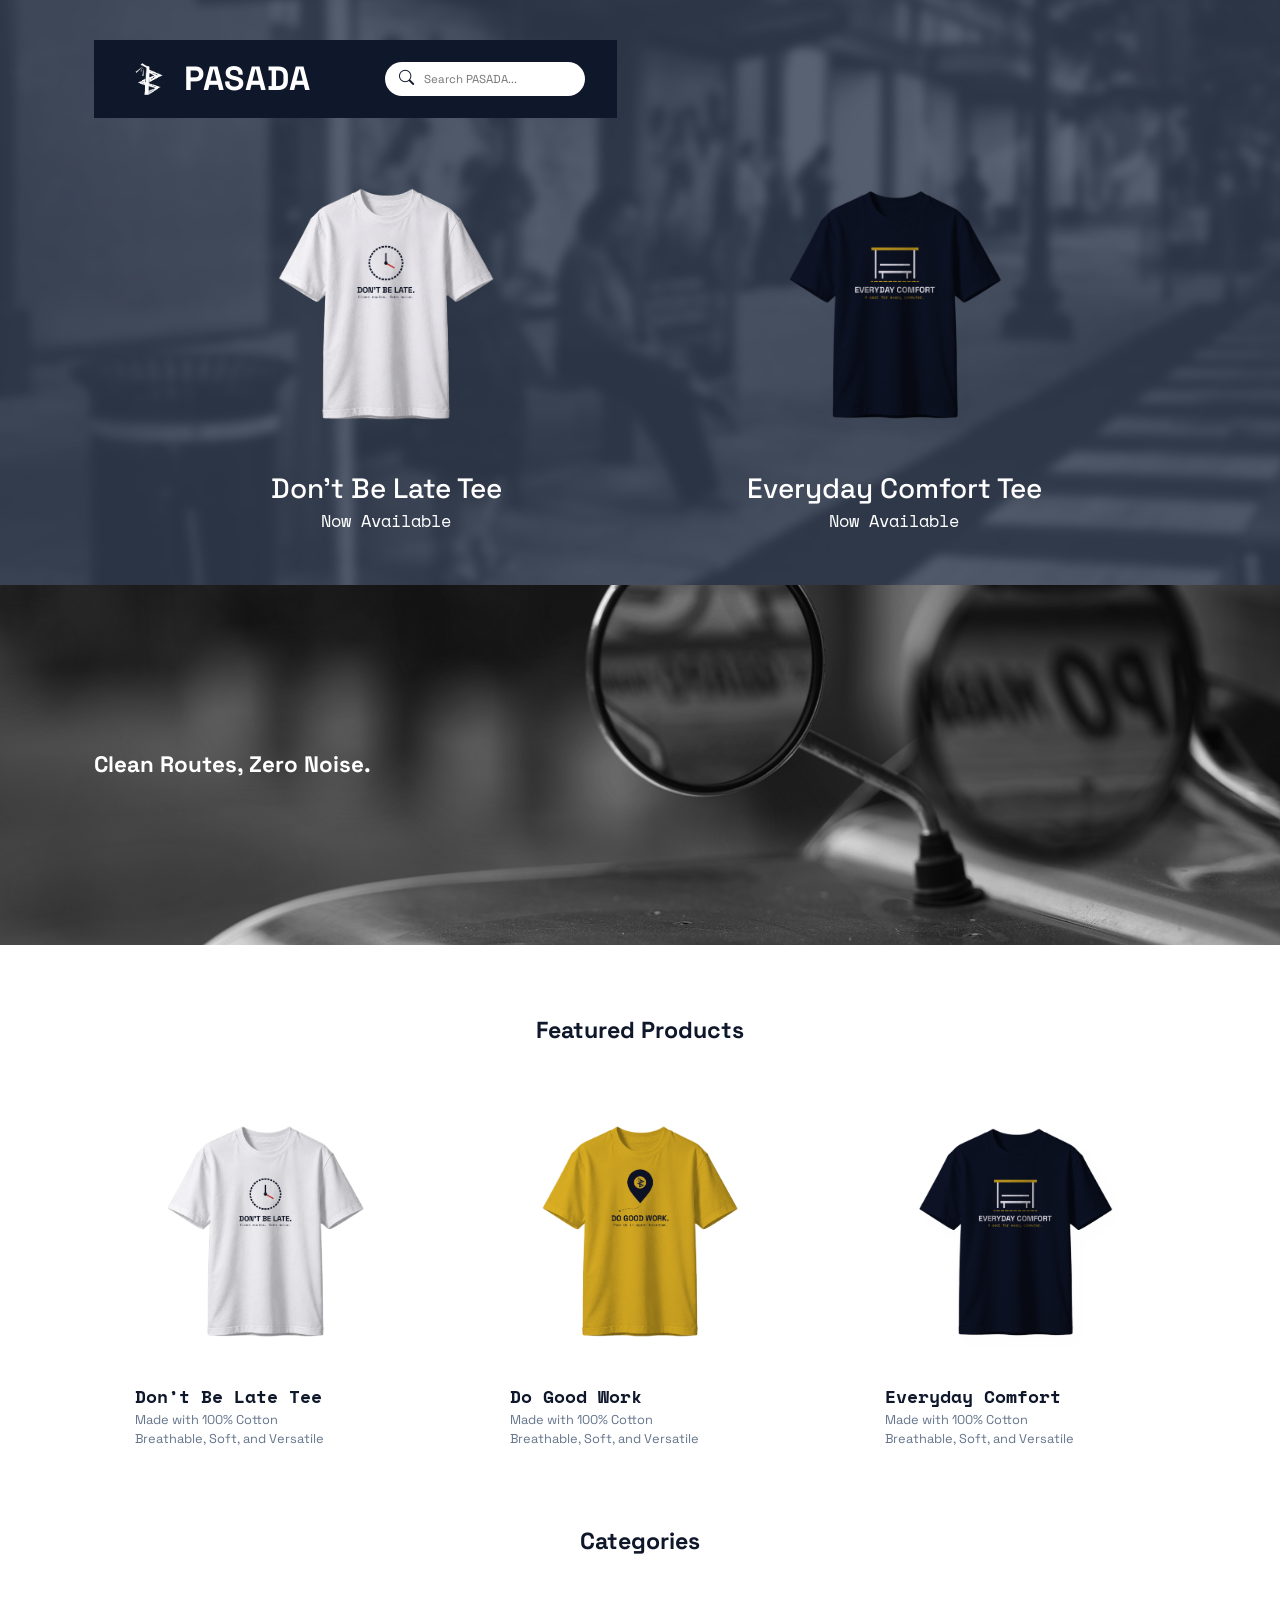
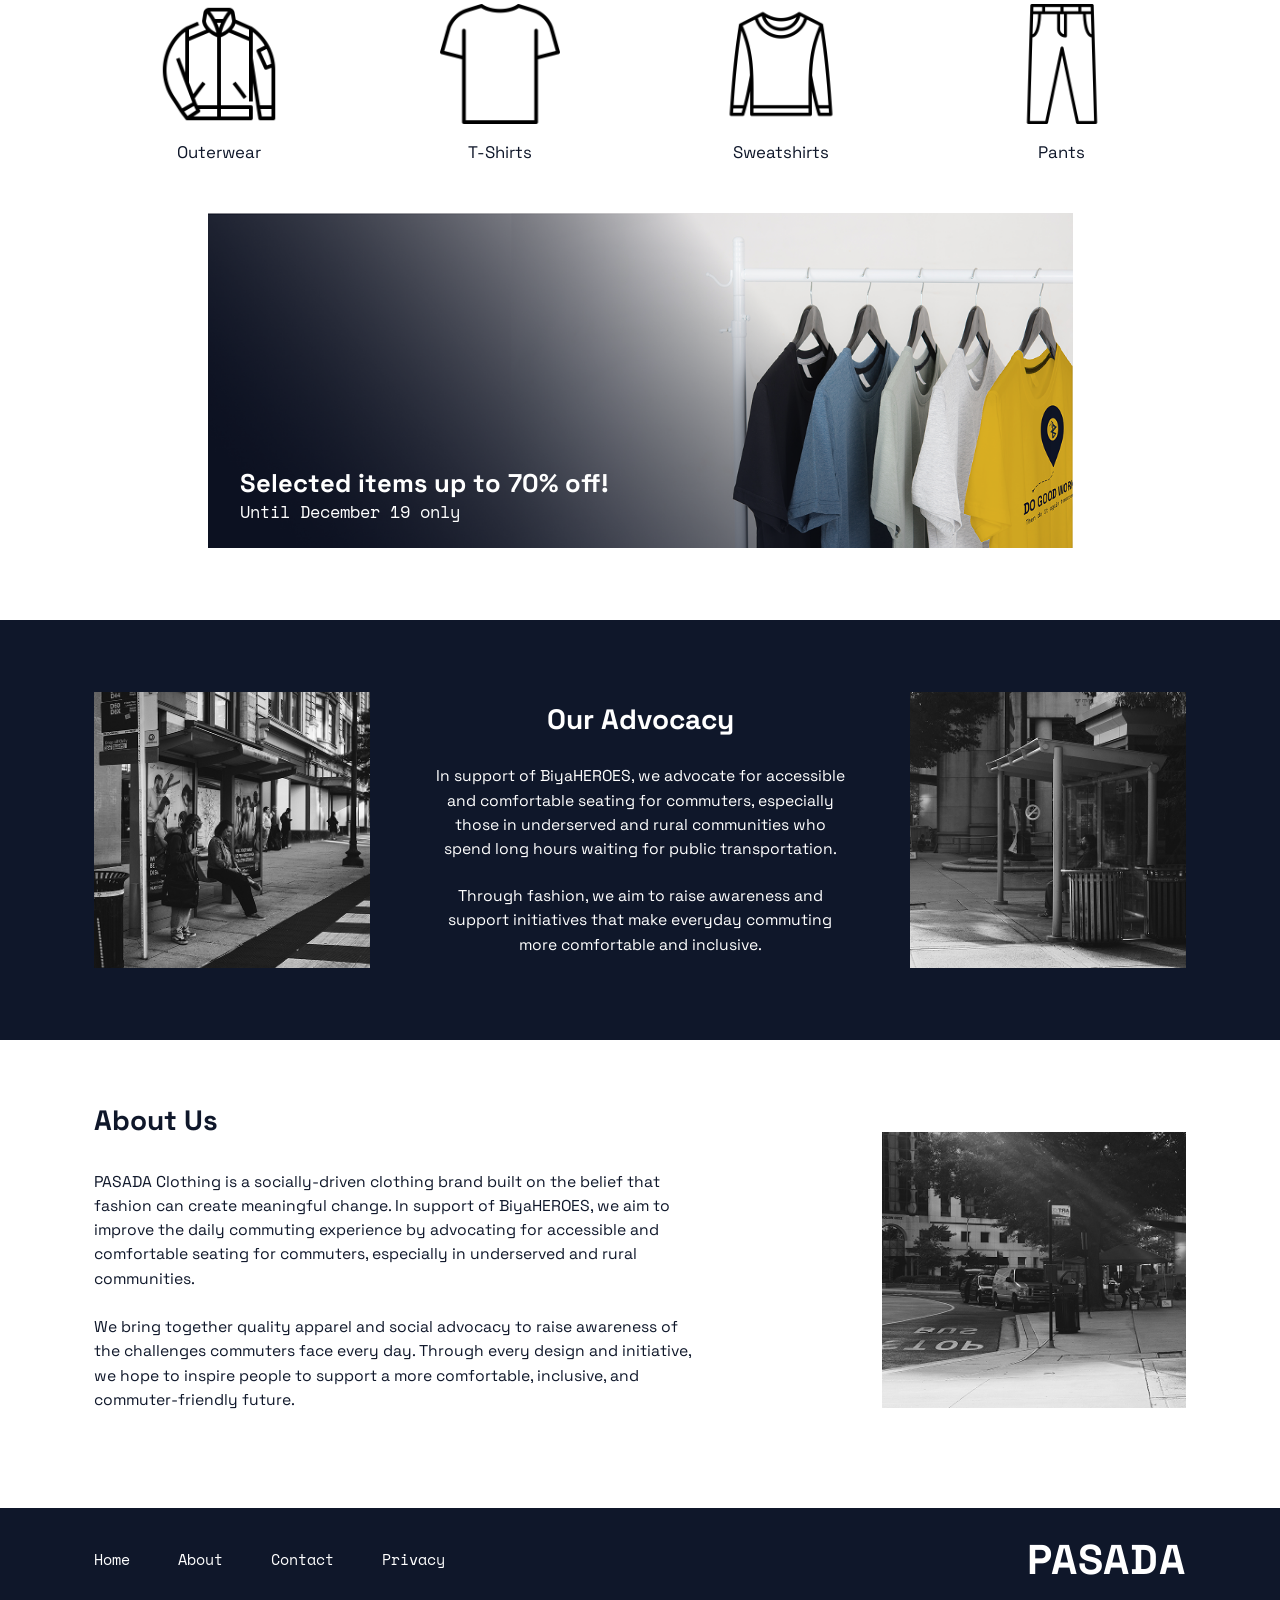
<file: index.html>
<!doctype html>
<html lang="en">

<head>
    <meta charset="UTF-8">
    <meta name="viewport" content="width=device-width, initial-scale=1.0">

    <title>Home | PASADA</title>

    <!-- Bootstrap CSS -->
    <link href="https://cdn.jsdelivr.net/npm/bootstrap@5.3.9/dist/css/bootstrap.min.css" rel="stylesheet">

    <!-- Bootstrap Icons -->
    <link rel="stylesheet" href="https://cdn.jsdelivr.net/npm/bootstrap-icons@1.13.1/font/bootstrap-icons.min.css">

    <!-- Fonts: Space Grotesk + Space Mono -->
    <link rel="preconnect" href="https://fonts.googleapis.com">
    <link rel="preconnect" href="https://fonts.gstatic.com" crossorigin>
    <link href="https://fonts.googleapis.com/css2?family=Space+Grotesk:wght@300..700&family=Space+Mono:ital,wght@0,400;0,700;1,400;1,700&display=swap" rel="stylesheet">

    <!-- Custom CSS -->
    <link rel="stylesheet" href="style.css">

</head>

<body class="d-flex flex-column min-vh-100">

    <main class="flex-grow-1">

        <!-- HERO -->
        <section class="hero">
            <!-- Header floats over the hero (logo + search) -->
            <header id="site-header" data-variant="home"></header>

            <div class="page-container">
                <div class="hero-products">
                    <a href="product-dont-be-late.html" class="hero-product">
                        <img src="tee-dont-be-late-transparent-bg.png" alt="Don’t Be Late Tee">
                        <h1>Don’t Be Late Tee</h1>
                        <p>Now Available</p>
                    </a>
                    <a href="product-everyday-comfort.html" class="hero-product">
                        <img src="tee-everyday-comfort-transparent-bg.png" alt="Everyday Comfort Tee">
                        <h2>Everyday Comfort Tee</h2>
                        <p>Now Available</p>
                    </a>
                </div>
            </div>
        </section>

        <!-- TAGLINE BANNER -->
        <section class="tagline">
            <div class="page-container">
                <h2>Clean Routes, Zero Noise.</h2>
            </div>
        </section>

        <!-- FEATURED PRODUCTS -->
        <section class="featured">
            <div class="page-container">
                <h2 class="section-title">Featured Products</h2>
                <div class="featured-grid">
                <a href="product-dont-be-late.html" class="featured-item">
                    <img src="tee-dont-be-late.png" alt="Don’t Be Late Tee" loading="lazy">
                    <h3>Don’t Be Late Tee</h3>
                    <p>Made with 100% Cotton</p>
                    <p>Breathable, Soft, and Versatile</p>
                </a>
                <a href="product-do-good-work.html" class="featured-item">
                    <img src="tee-do-good-work.png" alt="Do Good Work" loading="lazy">
                    <h3>Do Good Work</h3>
                    <p>Made with 100% Cotton</p>
                    <p>Breathable, Soft, and Versatile</p>
                </a>
                <a href="product-everyday-comfort.html" class="featured-item">
                    <img src="tee-everyday-comfort.png" alt="Everyday Comfort" loading="lazy">
                    <h3>Everyday Comfort</h3>
                    <p>Made with 100% Cotton</p>
                    <p>Breathable, Soft, and Versatile</p>
                </a>
                </div>
            </div>
        </section>

        <!-- CATEGORIES -->
        <section class="categories">
            <div class="page-container">
                <h2 class="section-title">Categories</h2>
                <div class="category-grid">
                <a href="#" class="category-item">
                    <img src="cat-outerwear.png" alt="" loading="lazy">
                    <span>Outerwear</span>
                </a>
                <a href="#" class="category-item">
                    <img src="cat-tshirts.png" alt="" loading="lazy">
                    <span>T-Shirts</span>
                </a>
                <a href="#" class="category-item">
                    <img src="cat-sweatshirts.png" alt="" loading="lazy">
                    <span>Sweatshirts</span>
                </a>
                <a href="#" class="category-item">
                    <img src="cat-pants.png" alt="" loading="lazy">
                    <span>Pants</span>
                </a>
                </div>
            </div>
        </section>

        <!-- PROMOTIONAL BANNER -->
        <section class="promo">
            <img src="promo-banner.png" alt="" loading="lazy">
            <div class="promo-text">
                <h2>Selected items up to 70% off!</h2>
                <p>Until December 19 only</p>
            </div>
        </section>

        <!-- OUR ADVOCACY -->
        <section class="advocacy">
            <div class="page-container">
                <div class="advocacy-grid">
                    <img src="advocacy-left.png" alt="Commuters waiting at a bus stop" class="adv-left" loading="lazy">

                    <div class="advocacy-text">
                        <h2>Our Advocacy</h2>
                        <p>In support of BiyaHEROES, we advocate for accessible and comfortable seating for commuters, especially those in underserved and rural communities who spend long hours waiting for public transportation.</p>
                        <p>Through fashion, we aim to raise awareness and support initiatives that make everyday commuting more comfortable and inclusive.</p>
                    </div>

                    <img src="advocacy-right.png" alt="A covered bus shelter on a city street" class="adv-right" loading="lazy">
                </div>
            </div>
        </section>

        <!-- ABOUT US -->
        <section class="about">
            <div class="page-container">
                <div class="about-grid">
                    <div>
                        <h2>About Us</h2>
                        <p>PASADA Clothing is a socially-driven clothing brand built on the belief that fashion can create meaningful change. In support of BiyaHEROES, we aim to improve the daily commuting experience by advocating for accessible and comfortable seating for commuters, especially in underserved and rural communities.</p>
                        <p>We bring together quality apparel and social advocacy to raise awareness of the challenges commuters face every day. Through every design and initiative, we hope to inspire people to support a more comfortable, inclusive, and commuter-friendly future.</p>
                    </div>
                    <img src="about-us.png" alt="Sunlit street with a bus stop sign" loading="lazy">
                </div>
            </div>
        </section>

    </main>

    <!-- FOOTER -->
    <footer id="site-footer"></footer>

    <!-- Bootstrap JavaScript -->
    <script src="https://cdn.jsdelivr.net/npm/bootstrap@5.3.9/dist/js/bootstrap.bundle.min.js"></script>

    <!-- Shared Components (header + footer) -->
    <script src="components.js"></script>

</body>
</html>
</file>
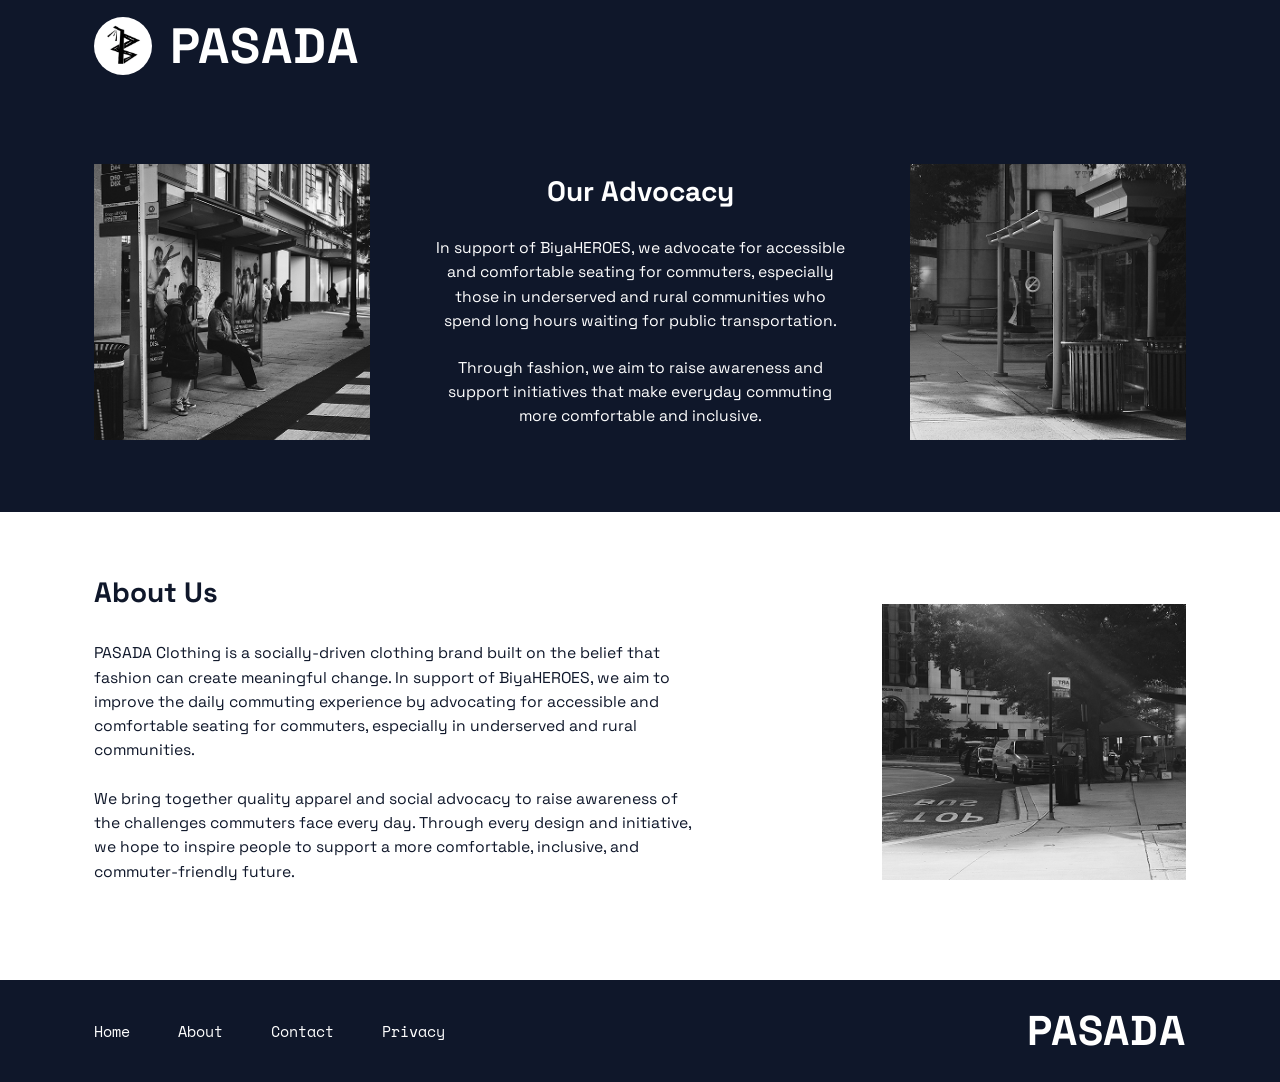
<file: about.html>
<!doctype html>
<html lang="en">

<head>
    <meta charset="UTF-8">
    <meta name="viewport" content="width=device-width, initial-scale=1.0">

    <title>About | PASADA</title>

    <!-- Bootstrap CSS -->
    <link href="https://cdn.jsdelivr.net/npm/bootstrap@5.3.9/dist/css/bootstrap.min.css" rel="stylesheet">

    <!-- Bootstrap Icons -->
    <link rel="stylesheet" href="https://cdn.jsdelivr.net/npm/bootstrap-icons@1.13.1/font/bootstrap-icons.min.css">

    <!-- Fonts: Space Grotesk + Space Mono -->
    <link rel="preconnect" href="https://fonts.googleapis.com">
    <link rel="preconnect" href="https://fonts.gstatic.com" crossorigin>
    <link href="https://fonts.googleapis.com/css2?family=Space+Grotesk:wght@300..700&family=Space+Mono:ital,wght@0,400;0,700;1,400;1,700&display=swap" rel="stylesheet">

    <!-- Custom CSS -->
    <link rel="stylesheet" href="style.css">

</head>

<body class="d-flex flex-column min-vh-100">

    <!-- HEADER -->
    <header id="site-header" data-variant="circle"></header>

    <!-- MAIN CONTENT -->
    <main class="flex-grow-1">

        <!-- OUR ADVOCACY -->
        <section class="advocacy">
            <div class="page-container">
                <div class="advocacy-grid">
                    <img src="advocacy-left.png" alt="Commuters waiting at a bus stop" class="adv-left" loading="lazy">

                    <div class="advocacy-text">
                        <h2>Our Advocacy</h2>
                        <p>In support of BiyaHEROES, we advocate for accessible and comfortable seating for commuters, especially those in underserved and rural communities who spend long hours waiting for public transportation.</p>
                        <p>Through fashion, we aim to raise awareness and support initiatives that make everyday commuting more comfortable and inclusive.</p>
                    </div>

                    <img src="advocacy-right.png" alt="A covered bus shelter on a city street" class="adv-right" loading="lazy">
                </div>
            </div>
        </section>

        <!-- ABOUT US -->
        <section class="about">
            <div class="page-container">
                <div class="about-grid">
                    <div>
                        <h2>About Us</h2>
                        <p>PASADA Clothing is a socially-driven clothing brand built on the belief that fashion can create meaningful change. In support of BiyaHEROES, we aim to improve the daily commuting experience by advocating for accessible and comfortable seating for commuters, especially in underserved and rural communities.</p>
                        <p>We bring together quality apparel and social advocacy to raise awareness of the challenges commuters face every day. Through every design and initiative, we hope to inspire people to support a more comfortable, inclusive, and commuter-friendly future.</p>
                    </div>
                    <img src="about-us.png" alt="Sunlit street with a bus stop sign" loading="lazy">
                </div>
            </div>
        </section>

    </main>

    <!-- FOOTER -->
    <footer id="site-footer"></footer>

    <!-- Bootstrap JavaScript -->
    <script src="https://cdn.jsdelivr.net/npm/bootstrap@5.3.9/dist/js/bootstrap.bundle.min.js"></script>

    <!-- Shared Components (header + footer) -->
    <script src="components.js"></script>

</body>
</html>
</file>
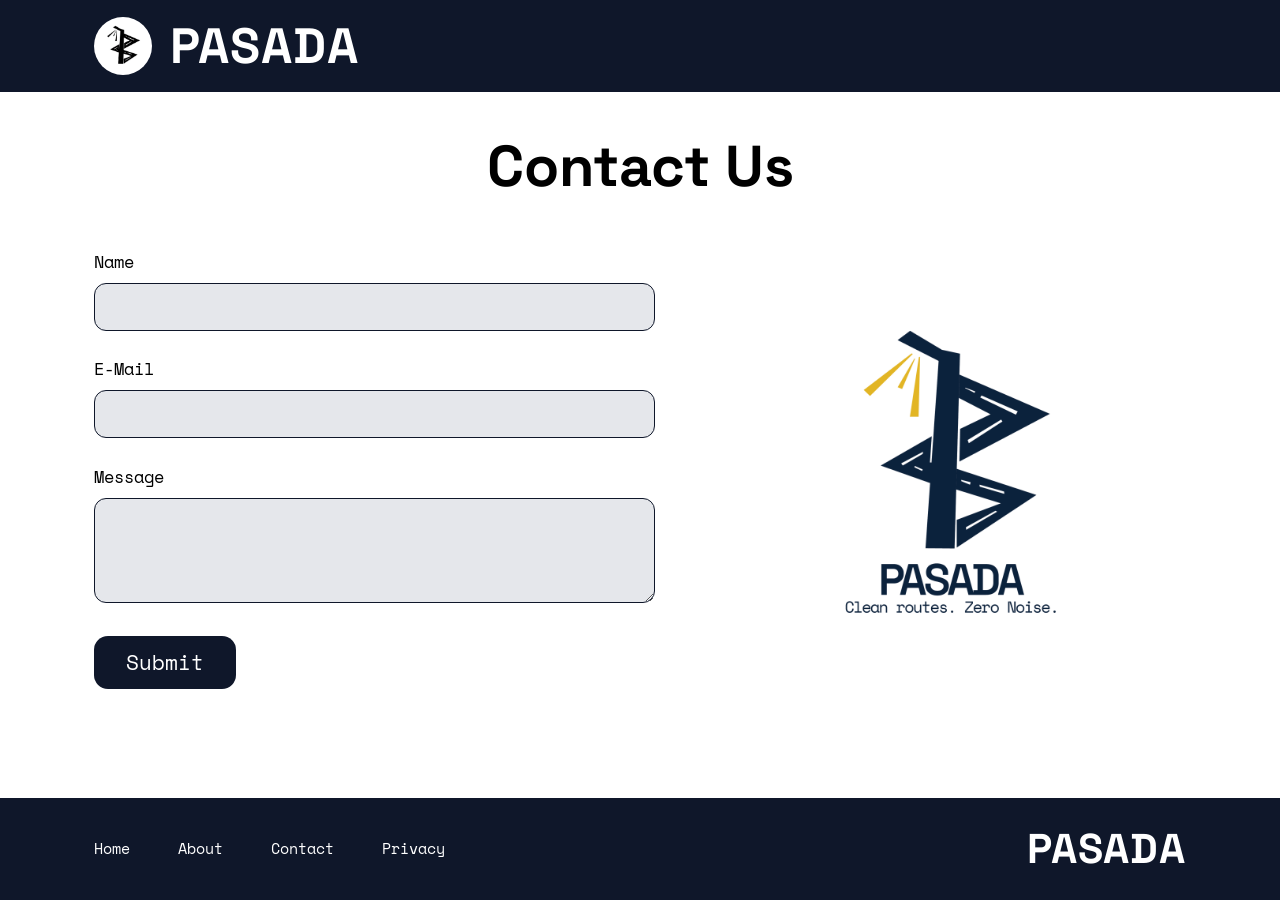
<file: contact.html>
<!doctype html>
<html lang="en">

<head>
    <meta charset="UTF-8">
    <meta name="viewport" content="width=device-width, initial-scale=1.0">

    <title>Contact Us | PASADA</title>

    <!-- Bootstrap CSS -->
    <link href="https://cdn.jsdelivr.net/npm/bootstrap@5.3.9/dist/css/bootstrap.min.css" rel="stylesheet">

    <!-- Bootstrap Icons -->
    <link rel="stylesheet" href="https://cdn.jsdelivr.net/npm/bootstrap-icons@1.13.1/font/bootstrap-icons.min.css">

    <!-- Fonts: Space Grotesk + Space Mono -->
    <link rel="preconnect" href="https://fonts.googleapis.com">
    <link rel="preconnect" href="https://fonts.gstatic.com" crossorigin>
    <link href="https://fonts.googleapis.com/css2?family=Space+Grotesk:wght@300..700&family=Space+Mono:ital,wght@0,400;0,700;1,400;1,700&display=swap" rel="stylesheet">

    <!-- Custom CSS -->
    <link rel="stylesheet" href="style.css">

    <script src="mailto.js" defer></script>

</head>

<body class="d-flex flex-column min-vh-100">

    <!-- HEADER -->
    <header id="site-header" data-variant="circle"></header>

    <!-- MAIN CONTENT -->
    <main class="contact">
        <div class="page-container">
            <h1>Contact Us</h1>

            <div class="contact-grid">

                <!-- LEFT: form -->
                <form id="contact-form" class="contact-form">
                    <div class="field">
                        <label for="customer-name">Name</label>
                        <input type="text" id="customer-name" required>
                    </div>

                    <div class="field">
                        <label for="customer-email">E-Mail</label>
                        <input type="email" id="customer-email" required>
                    </div>

                    <div class="field">
                        <label for="customer-inquiry">Message</label>
                        <textarea id="customer-inquiry" rows="4" required></textarea>
                    </div>

                    <button type="submit" class="btn-submit">Submit</button>
                    <p id="form-status" role="status"></p>
                </form>

                <!-- RIGHT: logo -->
                <div class="contact-logo">
                    <img src="logo-contact.png" alt="PASADA – Clean routes. Zero Noise.">
                </div>

            </div>
        </div>
    </main>

    <!-- FOOTER -->
    <footer id="site-footer"></footer>

    <!-- Bootstrap JavaScript -->
    <script src="https://cdn.jsdelivr.net/npm/bootstrap@5.3.9/dist/js/bootstrap.bundle.min.js"></script>

    <!-- Shared Components (header + footer) -->
    <script src="components.js"></script>

</body>
</html>
</file>
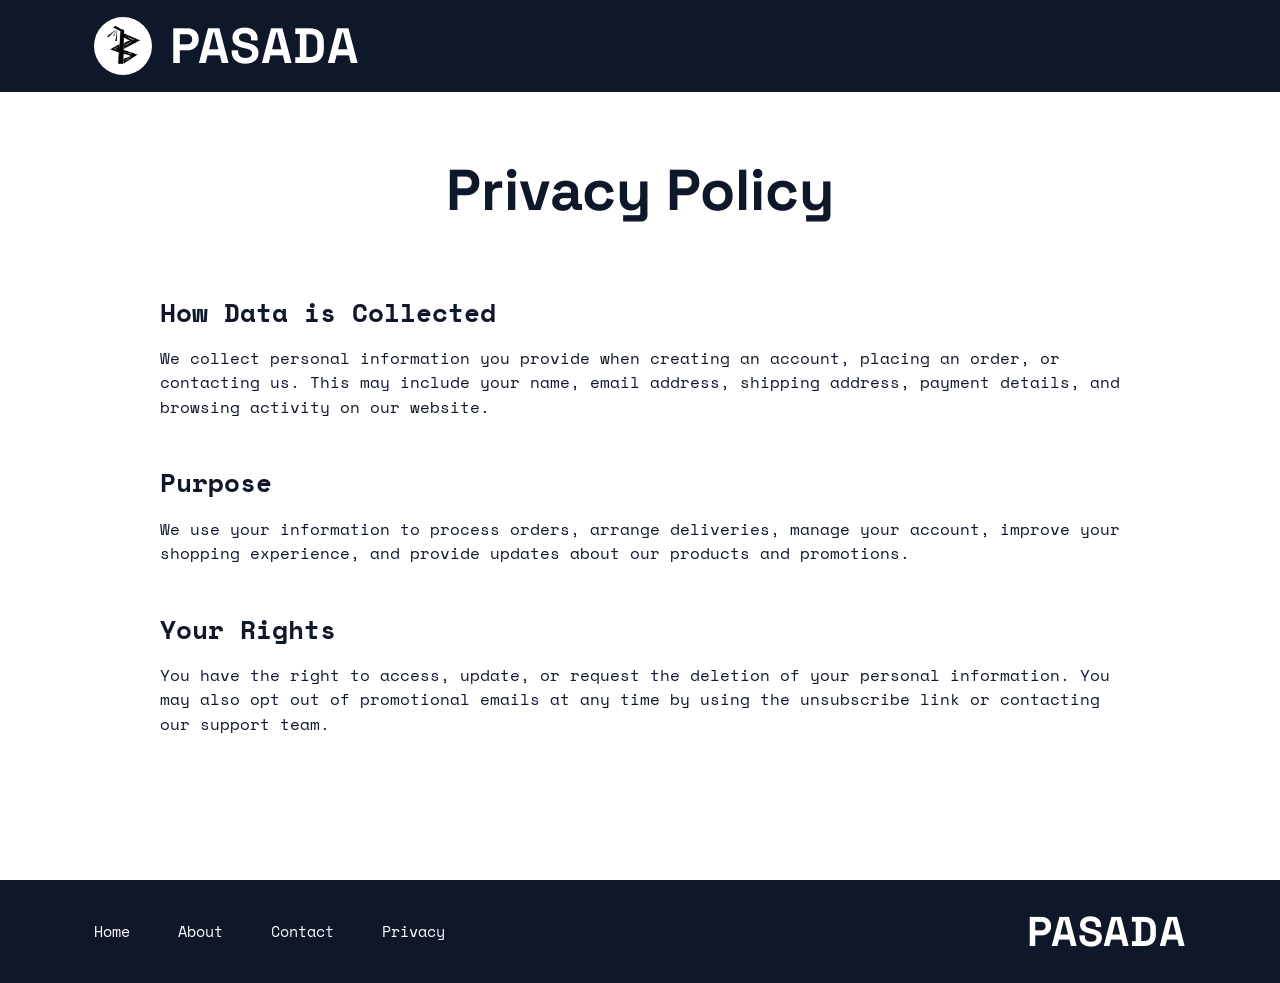
<file: privacy.html>
<!doctype html>
<html lang="en">

<head>
    <meta charset="UTF-8">
    <meta name="viewport" content="width=device-width, initial-scale=1.0">

    <title>Privacy Policy | PASADA</title>

    <!-- Bootstrap CSS -->
    <link href="https://cdn.jsdelivr.net/npm/bootstrap@5.3.9/dist/css/bootstrap.min.css" rel="stylesheet">

    <!-- Bootstrap Icons -->
    <link rel="stylesheet" href="https://cdn.jsdelivr.net/npm/bootstrap-icons@1.13.1/font/bootstrap-icons.min.css">

    <!-- Fonts: Space Grotesk + Space Mono -->
    <link rel="preconnect" href="https://fonts.googleapis.com">
    <link rel="preconnect" href="https://fonts.gstatic.com" crossorigin>
    <link href="https://fonts.googleapis.com/css2?family=Space+Grotesk:wght@300..700&family=Space+Mono:ital,wght@0,400;0,700;1,400;1,700&display=swap" rel="stylesheet">

    <!-- Custom CSS -->
    <link rel="stylesheet" href="style.css">

</head>

<body class="d-flex flex-column min-vh-100">

    <!-- HEADER -->
    <header id="site-header" data-variant="circle"></header>

    <!-- MAIN CONTENT -->
    <main class="policy">
        <div class="page-container">
            <h1>Privacy Policy</h1>

            <div class="policy-body">
                <h2>How Data is Collected</h2>
                <p>We collect personal information you provide when creating an account, placing an order, or contacting us. This may include your name, email address, shipping address, payment details, and browsing activity on our website.</p>

                <h2>Purpose</h2>
                <p>We use your information to process orders, arrange deliveries, manage your account, improve your shopping experience, and provide updates about our products and promotions.</p>

                <h2>Your Rights</h2>
                <p>You have the right to access, update, or request the deletion of your personal information. You may also opt out of promotional emails at any time by using the unsubscribe link or contacting our support team.</p>
            </div>
        </div>
    </main>

    <!-- FOOTER -->
    <footer id="site-footer"></footer>

    <!-- Bootstrap JavaScript -->
    <script src="https://cdn.jsdelivr.net/npm/bootstrap@5.3.9/dist/js/bootstrap.bundle.min.js"></script>

    <!-- Shared Components (header + footer) -->
    <script src="components.js"></script>

</body>
</html>
</file>
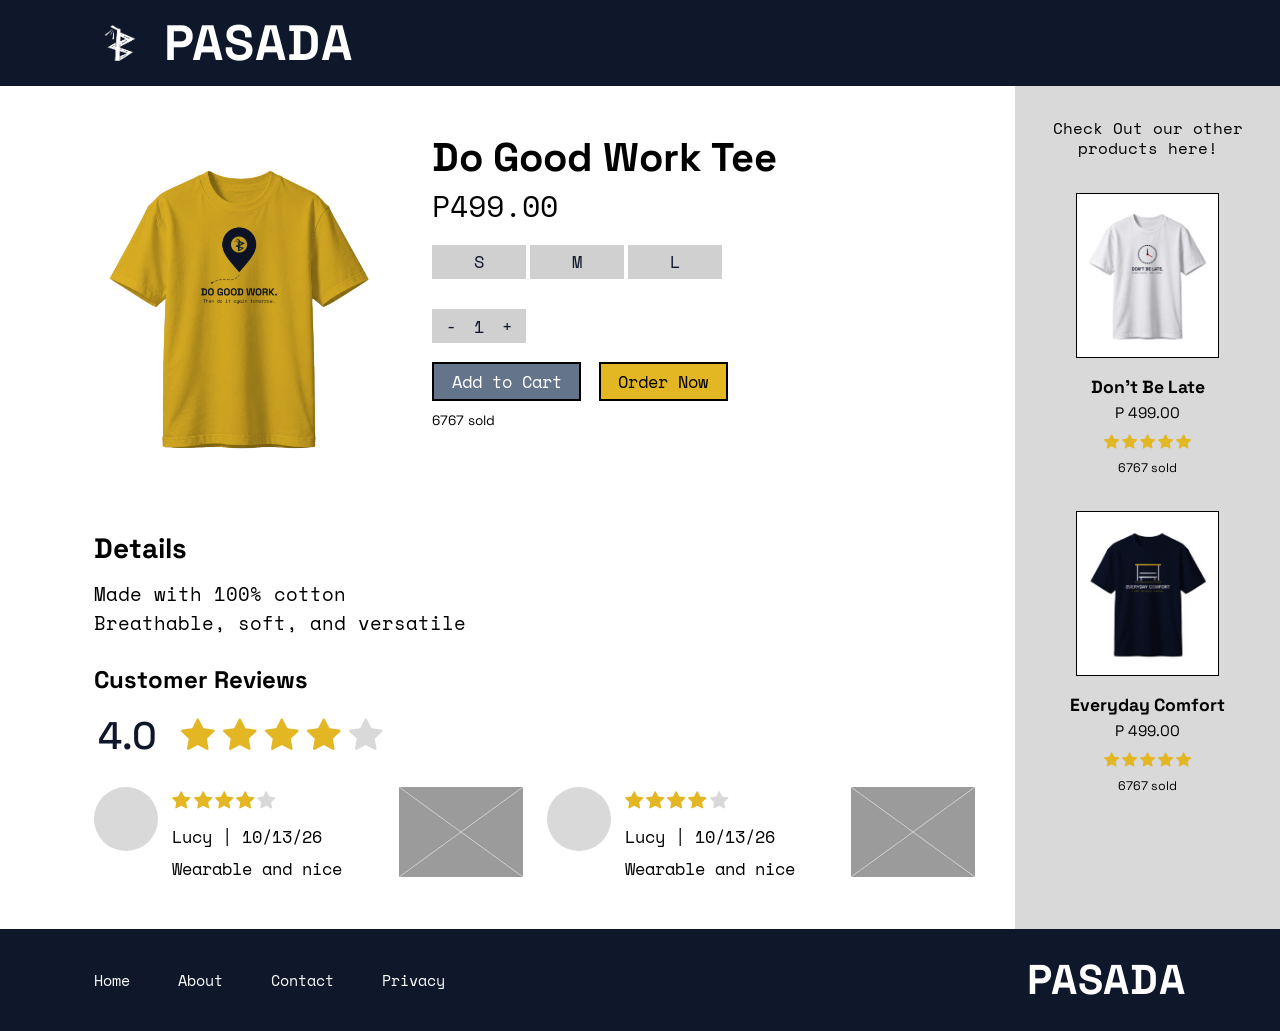
<file: product-do-good-work.html>
<!doctype html>
<html lang="en">

<head>
    <meta charset="UTF-8">
    <meta name="viewport" content="width=device-width, initial-scale=1.0">

    <title>Do Good Work Tee | PASADA</title>

    <!-- Bootstrap CSS -->
    <link href="https://cdn.jsdelivr.net/npm/bootstrap@5.3.9/dist/css/bootstrap.min.css" rel="stylesheet">

    <!-- Bootstrap Icons -->
    <link rel="stylesheet" href="https://cdn.jsdelivr.net/npm/bootstrap-icons@1.13.1/font/bootstrap-icons.min.css">

    <!-- Fonts: Space Grotesk + Space Mono -->
    <link rel="preconnect" href="https://fonts.googleapis.com">
    <link rel="preconnect" href="https://fonts.gstatic.com" crossorigin>
    <link href="https://fonts.googleapis.com/css2?family=Space+Grotesk:wght@300..700&family=Space+Mono:ital,wght@0,400;0,700;1,400;1,700&display=swap" rel="stylesheet">

    <!-- Custom CSS -->
    <link rel="stylesheet" href="style.css">

    <script src="order.js" defer></script>

</head>

<body class="d-flex flex-column min-vh-100">

    <!-- HEADER -->
    <header id="site-header" data-variant="mark"></header>

    <!-- MAIN CONTENT -->
    <div class="product-layout">

        <!-- LEFT: product info, details & reviews -->
        <main class="product-main">

            <div class="product-top">
                <div class="product-photo">
                    <img src="tee-do-good-work.png" alt="Do Good Work Tee">
                </div>

                <form class="product-info" id="order-form">
                    <h1>Do Good Work Tee</h1>
                    <p class="product-price">P499.00</p>

                    <!-- Size selector -->
                    <div class="size-group" role="group" aria-label="Size selection">
                        <input type="radio" class="btn-check" name="size" id="Small" autocomplete="off" required>
                        <label for="Small">S</label>

                        <input type="radio" class="btn-check" name="size" id="Medium" autocomplete="off">
                        <label for="Medium">M</label>

                        <input type="radio" class="btn-check" name="size" id="Large" autocomplete="off">
                        <label for="Large">L</label>
                    </div>
                    <p id="shirt-variant" hidden>Do Good Work</p>

                    <!-- Quantity -->
                    <div class="qty-box" role="group" aria-label="Quantity">
                        <button type="button" id="qty-minus" aria-label="Decrease quantity">-</button>
                        <output id="qty-value" aria-live="polite">1</output>
                        <button type="button" id="qty-plus" aria-label="Increase quantity">+</button>
                    </div>

                    <!-- Action buttons -->
                    <div class="btn-row">
                        <button type="button" id="add-to-cart" class="btn-pasada btn-cart">Add to Cart</button>
                        <button type="submit" class="btn-pasada btn-order">Order Now</button>
                    </div>

                    <p class="sold">6767 sold</p>
                    <p class="cart-msg" id="cart-msg" role="status"></p>
                </form>
            </div>

            <section class="product-details">
                <h2>Details</h2>
                <p>Made with 100% cotton</p>
                <p>Breathable, soft, and versatile</p>
            </section>

            <section class="reviews">
                <h2>Customer Reviews</h2>

                <div class="rating-row">
                    <span class="score">4.0</span>
                    <span class="stars" aria-label="4 out of 5 stars"><i class="bi bi-star-fill"></i><i class="bi bi-star-fill"></i><i class="bi bi-star-fill"></i><i class="bi bi-star-fill"></i><i class="bi bi-star-fill off"></i></span>
                </div>

                <div class="review-list">
                        <article class="review">
                            <div class="avatar" aria-hidden="true"></div>
                            <div class="review-body">
                                <span class="stars" aria-label="4 out of 5 stars"><i class="bi bi-star-fill"></i><i class="bi bi-star-fill"></i><i class="bi bi-star-fill"></i><i class="bi bi-star-fill"></i><i class="bi bi-star-fill off"></i></span>
                                <p>Lucy | 10/13/26</p>
                                <p>Wearable and nice</p>
                            </div>
                            <div class="review-photo"><svg viewBox="0 0 124 90" xmlns="http://www.w3.org/2000/svg" role="img" aria-label="Review photo placeholder"><rect width="124" height="90" fill="#9B9B9B"/><line x1="0" y1="0" x2="124" y2="90" stroke="#D0D0D0" stroke-width="1"/><line x1="124" y1="0" x2="0" y2="90" stroke="#D0D0D0" stroke-width="1"/></svg></div>
                        </article>
                        <article class="review">
                            <div class="avatar" aria-hidden="true"></div>
                            <div class="review-body">
                                <span class="stars" aria-label="4 out of 5 stars"><i class="bi bi-star-fill"></i><i class="bi bi-star-fill"></i><i class="bi bi-star-fill"></i><i class="bi bi-star-fill"></i><i class="bi bi-star-fill off"></i></span>
                                <p>Lucy | 10/13/26</p>
                                <p>Wearable and nice</p>
                            </div>
                            <div class="review-photo"><svg viewBox="0 0 124 90" xmlns="http://www.w3.org/2000/svg" role="img" aria-label="Review photo placeholder"><rect width="124" height="90" fill="#9B9B9B"/><line x1="0" y1="0" x2="124" y2="90" stroke="#D0D0D0" stroke-width="1"/><line x1="124" y1="0" x2="0" y2="90" stroke="#D0D0D0" stroke-width="1"/></svg></div>
                        </article>
                </div>
            </section>
        </main>

        <!-- RIGHT: other products -->
        <aside class="product-side">
            <h2>Check Out our other products here!</h2>
                <a href="product-dont-be-late.html" class="side-item">
                    <div class="thumb"><img src="tee-dont-be-late.png" alt="Don’t Be Late tee" loading="lazy"></div>
                    <strong>Don’t Be Late</strong>
                    <span class="price">P 499.00</span>
                    <span class="stars" aria-label="5 out of 5 stars"><i class="bi bi-star-fill"></i><i class="bi bi-star-fill"></i><i class="bi bi-star-fill"></i><i class="bi bi-star-fill"></i><i class="bi bi-star-fill"></i></span>
                    <span class="sold-sm">6767 sold</span>
                </a>
                <a href="product-everyday-comfort.html" class="side-item">
                    <div class="thumb"><img src="tee-everyday-comfort.png" alt="Everyday Comfort tee" loading="lazy"></div>
                    <strong>Everyday Comfort</strong>
                    <span class="price">P 499.00</span>
                    <span class="stars" aria-label="5 out of 5 stars"><i class="bi bi-star-fill"></i><i class="bi bi-star-fill"></i><i class="bi bi-star-fill"></i><i class="bi bi-star-fill"></i><i class="bi bi-star-fill"></i></span>
                    <span class="sold-sm">6767 sold</span>
                </a>
        </aside>
    </div>

    <!-- FOOTER -->
    <footer id="site-footer"></footer>

    <!-- Bootstrap JavaScript -->
    <script src="https://cdn.jsdelivr.net/npm/bootstrap@5.3.9/dist/js/bootstrap.bundle.min.js"></script>

    <!-- Shared Components (header + footer) -->
    <script src="components.js"></script>

</body>
</html>
</file>
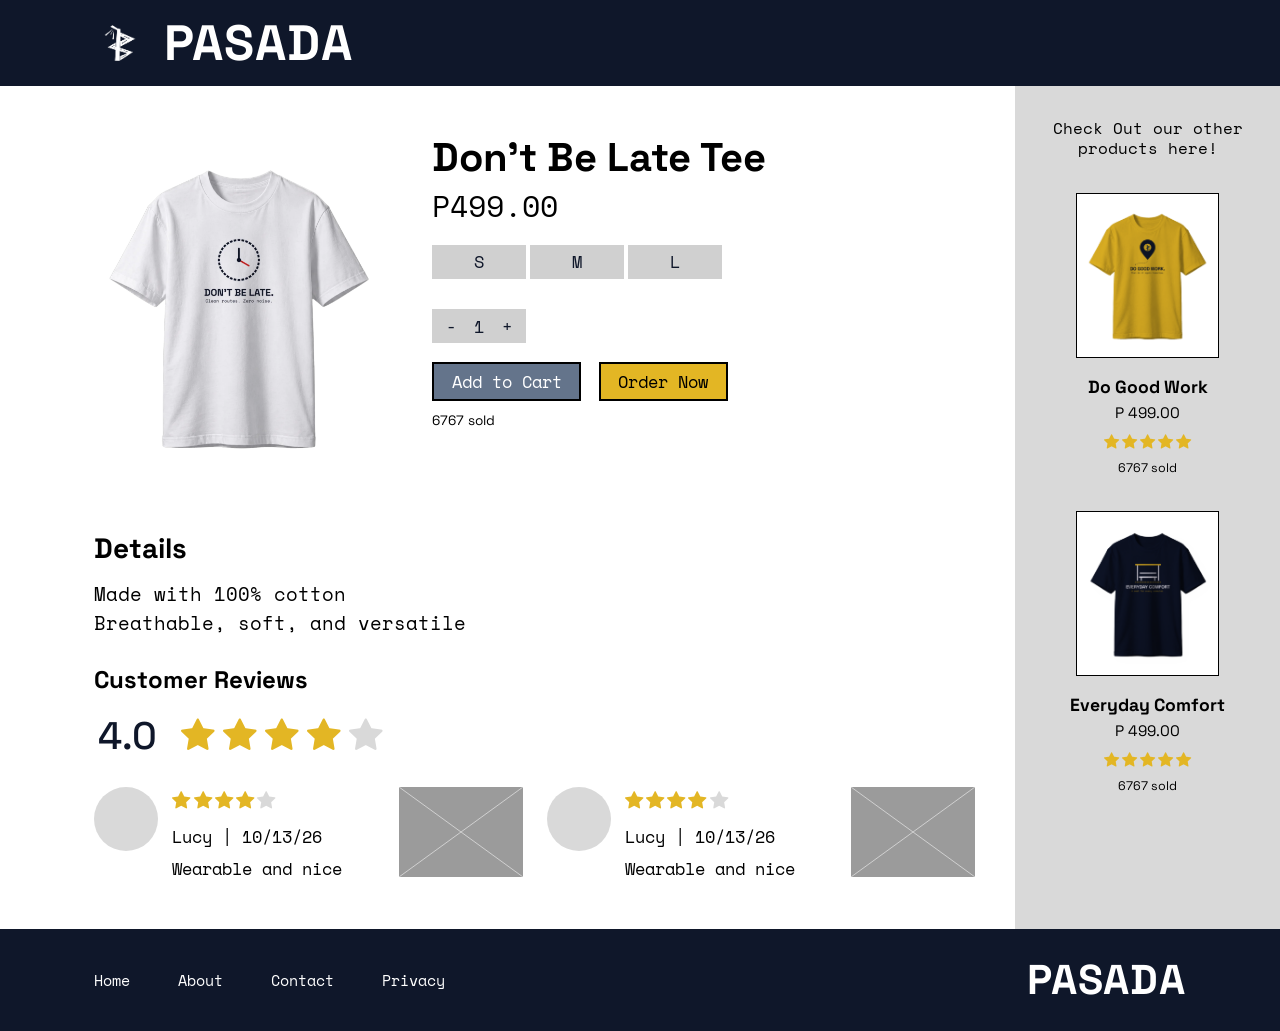
<file: product-dont-be-late.html>
<!doctype html>
<html lang="en">

<head>
    <meta charset="UTF-8">
    <meta name="viewport" content="width=device-width, initial-scale=1.0">

    <title>Don’t Be Late Tee | PASADA</title>

    <!-- Bootstrap CSS -->
    <link href="https://cdn.jsdelivr.net/npm/bootstrap@5.3.9/dist/css/bootstrap.min.css" rel="stylesheet">

    <!-- Bootstrap Icons -->
    <link rel="stylesheet" href="https://cdn.jsdelivr.net/npm/bootstrap-icons@1.13.1/font/bootstrap-icons.min.css">

    <!-- Fonts: Space Grotesk + Space Mono -->
    <link rel="preconnect" href="https://fonts.googleapis.com">
    <link rel="preconnect" href="https://fonts.gstatic.com" crossorigin>
    <link href="https://fonts.googleapis.com/css2?family=Space+Grotesk:wght@300..700&family=Space+Mono:ital,wght@0,400;0,700;1,400;1,700&display=swap" rel="stylesheet">

    <!-- Custom CSS -->
    <link rel="stylesheet" href="style.css">

    <script src="order.js" defer></script>

</head>

<body class="d-flex flex-column min-vh-100">

    <!-- HEADER -->
    <header id="site-header" data-variant="mark"></header>

    <!-- MAIN CONTENT -->
    <div class="product-layout">

        <!-- LEFT: product info, details & reviews -->
        <main class="product-main">

            <div class="product-top">
                <div class="product-photo">
                    <img src="tee-dont-be-late.png" alt="Don’t Be Late Tee">
                </div>

                <form class="product-info" id="order-form">
                    <h1>Don’t Be Late Tee</h1>
                    <p class="product-price">P499.00</p>

                    <!-- Size selector -->
                    <div class="size-group" role="group" aria-label="Size selection">
                        <input type="radio" class="btn-check" name="size" id="Small" autocomplete="off" required>
                        <label for="Small">S</label>

                        <input type="radio" class="btn-check" name="size" id="Medium" autocomplete="off">
                        <label for="Medium">M</label>

                        <input type="radio" class="btn-check" name="size" id="Large" autocomplete="off">
                        <label for="Large">L</label>
                    </div>
                    <p id="shirt-variant" hidden>Don't Be Late</p>

                    <!-- Quantity -->
                    <div class="qty-box" role="group" aria-label="Quantity">
                        <button type="button" id="qty-minus" aria-label="Decrease quantity">-</button>
                        <output id="qty-value" aria-live="polite">1</output>
                        <button type="button" id="qty-plus" aria-label="Increase quantity">+</button>
                    </div>

                    <!-- Action buttons -->
                    <div class="btn-row">
                        <button type="button" id="add-to-cart" class="btn-pasada btn-cart">Add to Cart</button>
                        <button type="submit" class="btn-pasada btn-order">Order Now</button>
                    </div>

                    <p class="sold">6767 sold</p>
                    <p class="cart-msg" id="cart-msg" role="status"></p>
                </form>
            </div>

            <section class="product-details">
                <h2>Details</h2>
                <p>Made with 100% cotton</p>
                <p>Breathable, soft, and versatile</p>
            </section>

            <section class="reviews">
                <h2>Customer Reviews</h2>

                <div class="rating-row">
                    <span class="score">4.0</span>
                    <span class="stars" aria-label="4 out of 5 stars"><i class="bi bi-star-fill"></i><i class="bi bi-star-fill"></i><i class="bi bi-star-fill"></i><i class="bi bi-star-fill"></i><i class="bi bi-star-fill off"></i></span>
                </div>

                <div class="review-list">
                        <article class="review">
                            <div class="avatar" aria-hidden="true"></div>
                            <div class="review-body">
                                <span class="stars" aria-label="4 out of 5 stars"><i class="bi bi-star-fill"></i><i class="bi bi-star-fill"></i><i class="bi bi-star-fill"></i><i class="bi bi-star-fill"></i><i class="bi bi-star-fill off"></i></span>
                                <p>Lucy | 10/13/26</p>
                                <p>Wearable and nice</p>
                            </div>
                            <div class="review-photo"><svg viewBox="0 0 124 90" xmlns="http://www.w3.org/2000/svg" role="img" aria-label="Review photo placeholder"><rect width="124" height="90" fill="#9B9B9B"/><line x1="0" y1="0" x2="124" y2="90" stroke="#D0D0D0" stroke-width="1"/><line x1="124" y1="0" x2="0" y2="90" stroke="#D0D0D0" stroke-width="1"/></svg></div>
                        </article>
                        <article class="review">
                            <div class="avatar" aria-hidden="true"></div>
                            <div class="review-body">
                                <span class="stars" aria-label="4 out of 5 stars"><i class="bi bi-star-fill"></i><i class="bi bi-star-fill"></i><i class="bi bi-star-fill"></i><i class="bi bi-star-fill"></i><i class="bi bi-star-fill off"></i></span>
                                <p>Lucy | 10/13/26</p>
                                <p>Wearable and nice</p>
                            </div>
                            <div class="review-photo"><svg viewBox="0 0 124 90" xmlns="http://www.w3.org/2000/svg" role="img" aria-label="Review photo placeholder"><rect width="124" height="90" fill="#9B9B9B"/><line x1="0" y1="0" x2="124" y2="90" stroke="#D0D0D0" stroke-width="1"/><line x1="124" y1="0" x2="0" y2="90" stroke="#D0D0D0" stroke-width="1"/></svg></div>
                        </article>
                </div>
            </section>
        </main>

        <!-- RIGHT: other products -->
        <aside class="product-side">
            <h2>Check Out our other products here!</h2>
                <a href="product-do-good-work.html" class="side-item">
                    <div class="thumb"><img src="tee-do-good-work.png" alt="Do Good Work tee" loading="lazy"></div>
                    <strong>Do Good Work</strong>
                    <span class="price">P 499.00</span>
                    <span class="stars" aria-label="5 out of 5 stars"><i class="bi bi-star-fill"></i><i class="bi bi-star-fill"></i><i class="bi bi-star-fill"></i><i class="bi bi-star-fill"></i><i class="bi bi-star-fill"></i></span>
                    <span class="sold-sm">6767 sold</span>
                </a>
                <a href="product-everyday-comfort.html" class="side-item">
                    <div class="thumb"><img src="tee-everyday-comfort.png" alt="Everyday Comfort tee" loading="lazy"></div>
                    <strong>Everyday Comfort</strong>
                    <span class="price">P 499.00</span>
                    <span class="stars" aria-label="5 out of 5 stars"><i class="bi bi-star-fill"></i><i class="bi bi-star-fill"></i><i class="bi bi-star-fill"></i><i class="bi bi-star-fill"></i><i class="bi bi-star-fill"></i></span>
                    <span class="sold-sm">6767 sold</span>
                </a>
        </aside>
    </div>

    <!-- FOOTER -->
    <footer id="site-footer"></footer>

    <!-- Bootstrap JavaScript -->
    <script src="https://cdn.jsdelivr.net/npm/bootstrap@5.3.9/dist/js/bootstrap.bundle.min.js"></script>

    <!-- Shared Components (header + footer) -->
    <script src="components.js"></script>

</body>
</html>
</file>
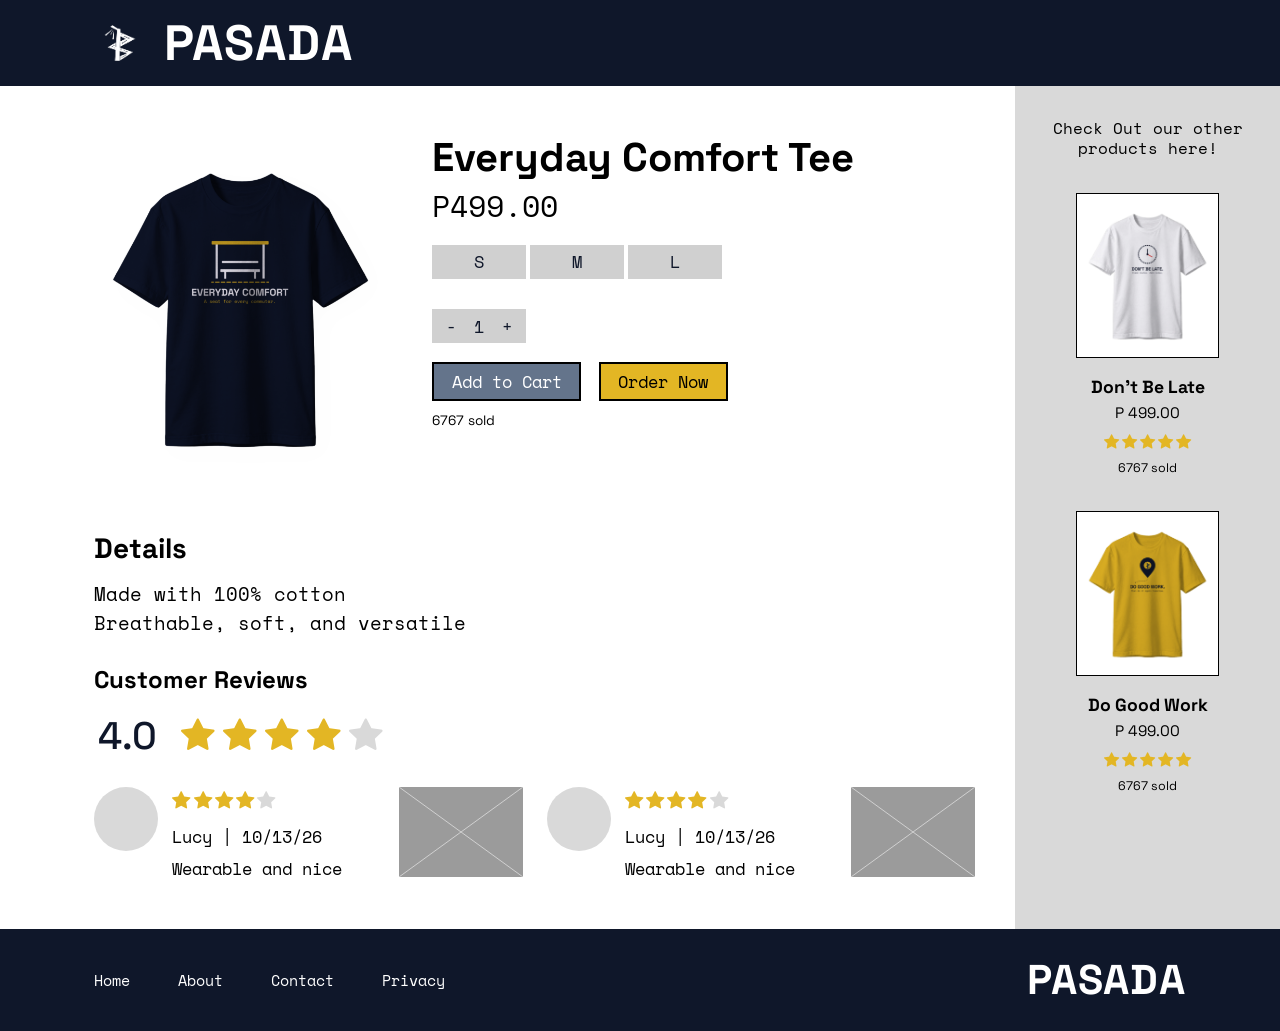
<file: product-everyday-comfort.html>
<!doctype html>
<html lang="en">

<head>
    <meta charset="UTF-8">
    <meta name="viewport" content="width=device-width, initial-scale=1.0">

    <title>Everyday Comfort Tee | PASADA</title>

    <!-- Bootstrap CSS -->
    <link href="https://cdn.jsdelivr.net/npm/bootstrap@5.3.9/dist/css/bootstrap.min.css" rel="stylesheet">

    <!-- Bootstrap Icons -->
    <link rel="stylesheet" href="https://cdn.jsdelivr.net/npm/bootstrap-icons@1.13.1/font/bootstrap-icons.min.css">

    <!-- Fonts: Space Grotesk + Space Mono -->
    <link rel="preconnect" href="https://fonts.googleapis.com">
    <link rel="preconnect" href="https://fonts.gstatic.com" crossorigin>
    <link href="https://fonts.googleapis.com/css2?family=Space+Grotesk:wght@300..700&family=Space+Mono:ital,wght@0,400;0,700;1,400;1,700&display=swap" rel="stylesheet">

    <!-- Custom CSS -->
    <link rel="stylesheet" href="style.css">

    <script src="order.js" defer></script>

</head>

<body class="d-flex flex-column min-vh-100">

    <!-- HEADER -->
    <header id="site-header" data-variant="mark"></header>

    <!-- MAIN CONTENT -->
    <div class="product-layout">

        <!-- LEFT: product info, details & reviews -->
        <main class="product-main">

            <div class="product-top">
                <div class="product-photo">
                    <img src="tee-everyday-comfort.png" alt="Everyday Comfort Tee">
                </div>

                <form class="product-info" id="order-form">
                    <h1>Everyday Comfort Tee</h1>
                    <p class="product-price">P499.00</p>

                    <!-- Size selector -->
                    <div class="size-group" role="group" aria-label="Size selection">
                        <input type="radio" class="btn-check" name="size" id="Small" autocomplete="off" required>
                        <label for="Small">S</label>

                        <input type="radio" class="btn-check" name="size" id="Medium" autocomplete="off">
                        <label for="Medium">M</label>

                        <input type="radio" class="btn-check" name="size" id="Large" autocomplete="off">
                        <label for="Large">L</label>
                    </div>
                    <p id="shirt-variant" hidden>Everyday Comfort</p>

                    <!-- Quantity -->
                    <div class="qty-box" role="group" aria-label="Quantity">
                        <button type="button" id="qty-minus" aria-label="Decrease quantity">-</button>
                        <output id="qty-value" aria-live="polite">1</output>
                        <button type="button" id="qty-plus" aria-label="Increase quantity">+</button>
                    </div>

                    <!-- Action buttons -->
                    <div class="btn-row">
                        <button type="button" id="add-to-cart" class="btn-pasada btn-cart">Add to Cart</button>
                        <button type="submit" class="btn-pasada btn-order">Order Now</button>
                    </div>

                    <p class="sold">6767 sold</p>
                    <p class="cart-msg" id="cart-msg" role="status"></p>
                </form>
            </div>

            <section class="product-details">
                <h2>Details</h2>
                <p>Made with 100% cotton</p>
                <p>Breathable, soft, and versatile</p>
            </section>

            <section class="reviews">
                <h2>Customer Reviews</h2>

                <div class="rating-row">
                    <span class="score">4.0</span>
                    <span class="stars" aria-label="4 out of 5 stars"><i class="bi bi-star-fill"></i><i class="bi bi-star-fill"></i><i class="bi bi-star-fill"></i><i class="bi bi-star-fill"></i><i class="bi bi-star-fill off"></i></span>
                </div>

                <div class="review-list">
                        <article class="review">
                            <div class="avatar" aria-hidden="true"></div>
                            <div class="review-body">
                                <span class="stars" aria-label="4 out of 5 stars"><i class="bi bi-star-fill"></i><i class="bi bi-star-fill"></i><i class="bi bi-star-fill"></i><i class="bi bi-star-fill"></i><i class="bi bi-star-fill off"></i></span>
                                <p>Lucy | 10/13/26</p>
                                <p>Wearable and nice</p>
                            </div>
                            <div class="review-photo"><svg viewBox="0 0 124 90" xmlns="http://www.w3.org/2000/svg" role="img" aria-label="Review photo placeholder"><rect width="124" height="90" fill="#9B9B9B"/><line x1="0" y1="0" x2="124" y2="90" stroke="#D0D0D0" stroke-width="1"/><line x1="124" y1="0" x2="0" y2="90" stroke="#D0D0D0" stroke-width="1"/></svg></div>
                        </article>
                        <article class="review">
                            <div class="avatar" aria-hidden="true"></div>
                            <div class="review-body">
                                <span class="stars" aria-label="4 out of 5 stars"><i class="bi bi-star-fill"></i><i class="bi bi-star-fill"></i><i class="bi bi-star-fill"></i><i class="bi bi-star-fill"></i><i class="bi bi-star-fill off"></i></span>
                                <p>Lucy | 10/13/26</p>
                                <p>Wearable and nice</p>
                            </div>
                            <div class="review-photo"><svg viewBox="0 0 124 90" xmlns="http://www.w3.org/2000/svg" role="img" aria-label="Review photo placeholder"><rect width="124" height="90" fill="#9B9B9B"/><line x1="0" y1="0" x2="124" y2="90" stroke="#D0D0D0" stroke-width="1"/><line x1="124" y1="0" x2="0" y2="90" stroke="#D0D0D0" stroke-width="1"/></svg></div>
                        </article>
                </div>
            </section>
        </main>

        <!-- RIGHT: other products -->
        <aside class="product-side">
            <h2>Check Out our other products here!</h2>
                <a href="product-dont-be-late.html" class="side-item">
                    <div class="thumb"><img src="tee-dont-be-late.png" alt="Don’t Be Late tee" loading="lazy"></div>
                    <strong>Don’t Be Late</strong>
                    <span class="price">P 499.00</span>
                    <span class="stars" aria-label="5 out of 5 stars"><i class="bi bi-star-fill"></i><i class="bi bi-star-fill"></i><i class="bi bi-star-fill"></i><i class="bi bi-star-fill"></i><i class="bi bi-star-fill"></i></span>
                    <span class="sold-sm">6767 sold</span>
                </a>
                <a href="product-do-good-work.html" class="side-item">
                    <div class="thumb"><img src="tee-do-good-work.png" alt="Do Good Work tee" loading="lazy"></div>
                    <strong>Do Good Work</strong>
                    <span class="price">P 499.00</span>
                    <span class="stars" aria-label="5 out of 5 stars"><i class="bi bi-star-fill"></i><i class="bi bi-star-fill"></i><i class="bi bi-star-fill"></i><i class="bi bi-star-fill"></i><i class="bi bi-star-fill"></i></span>
                    <span class="sold-sm">6767 sold</span>
                </a>
        </aside>
    </div>

    <!-- FOOTER -->
    <footer id="site-footer"></footer>

    <!-- Bootstrap JavaScript -->
    <script src="https://cdn.jsdelivr.net/npm/bootstrap@5.3.9/dist/js/bootstrap.bundle.min.js"></script>

    <!-- Shared Components (header + footer) -->
    <script src="components.js"></script>

</body>
</html>
</file>
<file: style.css>
:root {
    --primary: #0F172A;     /* navy */
    --secondary: #E3B624;   /* gold */
    --secondary2: #64748B;  /* slate */
    --neutral: #FFFFFF;
    --gray-100: #E5E7EB;    /* form fields */
    --gray-200: #D9D9D9;    /* sidebar, avatars */
    --gray-300: #D0D0D0;    /* size / qty buttons */
    --gray-500: #9B9B9B;    /* image placeholders */

    --font-sans: "Space Grotesk", Arial, Helvetica, sans-serif;
    --font-mono: "Space Mono", "Courier New", monospace;
}

*, *::before, *::after { box-sizing: border-box; }

body {
    margin: 0;
    background: var(--neutral);
    color: var(--primary);
    font-family: var(--font-sans);
}

.font-mono { font-family: var(--font-mono); }
.text-slate { color: var(--secondary2); }

.page-container {
    width: 100%;
    max-width: 1140px;
    margin-inline: auto;
    padding-inline: 1.5rem;
}

/* ---------- Header (all pages except Home) ---------- */
.site-header {
    background: var(--primary);
    color: var(--neutral);
}
.site-header .brand {
    display: inline-flex;
    align-items: center;
    gap: 1.1rem;
    padding-block: 1.05rem;
    color: inherit;
    text-decoration: none;
}
.brand-circle {
    width: 58px; height: 58px;
    border-radius: 50%;
    background: #fff;
    padding: 5px;
    object-fit: contain;
    flex-shrink: 0;
}
.brand-mark { height: 52px; width: auto; flex-shrink: 0; }
.brand-word {
    font-weight: 700;
    font-size: clamp(2rem, 4.2vw, 3.1rem);
    line-height: 1;
    letter-spacing: .02em;
}

/* ---------- Header (Home – floats over hero) ---------- */
.home-header {
    position: absolute;
    z-index: 3;
    top: 2.5rem;
    left: max(1.5rem, calc((100vw - 1140px) / 2 + 1.5rem));
    right: 1.5rem;
    max-width: 523px;
    background: var(--primary);
    color: #fff;
    display: flex;
    align-items: center;
    justify-content: space-between;
    gap: 1rem;
    padding: 1rem 2rem;
}
.home-header .brand { display: inline-flex; align-items: center; gap: .75rem; color: inherit; text-decoration: none; }
.home-header .brand-mark { height: 46px; }
.home-header .brand-word { font-size: 2.1rem; }
.search-pill {
    display: flex; align-items: center; gap: .5rem;
    background: #fff; border-radius: 999px;
    padding: .35rem .9rem;
    flex: 1 1 180px; min-width: 0; max-width: 200px;
}
.search-pill i { color: var(--primary); font-size: .95rem; }
.search-pill input {
    border: 0; outline: 0; background: transparent; width: 100%;
    font: 400 .72rem var(--font-sans); color: var(--primary);
}
@media (max-width: 575.98px) {
    .home-header { top: 1rem; padding: .75rem 1rem; flex-wrap: wrap; }
    .home-header .brand-word { font-size: 1.6rem; }
    .search-pill { max-width: none; flex-basis: 100%; }
}

/* ---------- Footer ---------- */
.site-footer {
    background: var(--primary);
    color: #fff;
    margin-top: auto;
}
.site-footer .footer-inner {
    display: flex; align-items: center; justify-content: space-between;
    flex-wrap: wrap; gap: 1rem;
    padding-block: 1.9rem;
}
.footer-nav { display: flex; flex-wrap: wrap; gap: 1.5rem 3rem; font-family: var(--font-mono); font-size: .95rem; }
.footer-nav a, .footer-word { color: #fff; text-decoration: none; }
.footer-nav a:hover { text-decoration: underline; }
.footer-word { font-weight: 700; font-size: 2.6rem; line-height: 1; letter-spacing: .02em; }
@media (max-width: 767.98px) {
    .site-footer .footer-inner { flex-direction: column; text-align: center; }
    .footer-nav { justify-content: center; gap: 1rem 1.75rem; }
}

/* HOME */
.hero {
    position: relative;
    overflow: hidden;
    color: #fff;
    isolation: isolate;
    padding: 9.5rem 0 3.25rem;
}
.hero::before {                      /* blurred B&W photo */
    content: "";
    position: absolute; inset: -20px;
    background: url("hero-bus-stop.png") center / cover no-repeat;
    filter: blur(2px);
    z-index: -2;
}
.hero::after {                       /* navy tint */
    content: "";
    position: absolute; inset: 0;
    background: rgba(15, 23, 42, .45);
    z-index: -1;
}
.hero-products { display: flex; justify-content: center; gap: 3rem; flex-wrap: wrap; }
.hero-product { flex: 1 1 260px; max-width: 460px; text-align: center; color: #fff; text-decoration: none; }
.hero-product img { height: 300px; width: auto; max-width: 100%; object-fit: contain; margin-bottom: 1.25rem; }
.hero-product h1, .hero-product h2 { font-size: clamp(1.4rem, 2.4vw, 1.75rem); font-weight: 500; margin: 0 0 .15rem; }
.hero-product p { font-family: var(--font-mono); font-size: 1.05rem; margin: 0; }
.hero-product:hover img { transform: translateY(-4px); }
.hero-product img { transition: transform .2s ease; }

.tagline {
    position: relative;
    min-height: 360px;
    display: flex; align-items: center;
    color: #fff;
    background: #111 url("tagline-jeepney.png") center / cover no-repeat;
}
.tagline h2 { font-size: 1.4rem; font-weight: 700; margin: 0; }

.section-title {
    text-align: center;
    font-weight: 700;
    font-size: 1.45rem;
    color: var(--primary);
    margin: 0 0 3rem;
}

.featured { padding: 4.5rem 0 2.5rem; }
.featured-grid { display: grid; grid-template-columns: repeat(3, 1fr); gap: 2rem; }
.featured-item { display: block; color: inherit; text-decoration: none; max-width: 260px; margin-inline: auto; width: 100%; }
.featured-item img { width: 100%; aspect-ratio: 1 / 1.05; object-fit: contain; margin-bottom: 1.25rem; }
.featured-item h3 { font-family: var(--font-mono); font-weight: 700; font-size: 1.1rem; margin: 0 0 .15rem; }
.featured-item p { color: var(--secondary2); font-size: .8rem; margin: 0; line-height: 1.5; }
.featured-item:hover h3 { text-decoration: underline; }
@media (max-width: 767.98px) { .featured-grid { grid-template-columns: 1fr; gap: 2.5rem; } }

.categories { padding: 2.5rem 0 3rem; }
.category-grid { display: grid; grid-template-columns: repeat(4, 1fr); gap: 2rem; text-align: center; }
.category-item { color: var(--primary); text-decoration: none; }
.category-item img { height: 120px; width: auto; margin-bottom: 1rem; }
.category-item span { display: block; font-size: 1.05rem; }
.category-item:hover span { text-decoration: underline; }
@media (max-width: 575.98px) { .category-grid { grid-template-columns: repeat(2, 1fr); } }

.promo {
    position: relative;
    max-width: 865px;
    margin: 0 auto 4.5rem;
    color: #fff;
    min-height: 240px;
    background: var(--primary);
}
.promo img { width: 100%; height: 100%; min-height: 240px; object-fit: cover; object-position: right center; display: block; position: absolute; inset: 0; }
.promo-text { position: relative; padding: 4.5rem 2rem 1.5rem 2rem; }
.promo-text { display: flex; flex-direction: column; justify-content: flex-end; min-height: 335px; }
.promo-text h2 { font-size: 1.6rem; font-weight: 700; margin: 0; }
.promo-text p { font-family: var(--font-mono); font-size: 1.05rem; margin: 0; }
@media (max-width: 767.98px) { .promo { margin-inline: 1.5rem; } .promo-text { min-height: 240px; padding-top: 3rem; } }

/* Advocacy + About (Home bottom & About page) */
.advocacy { background: var(--primary); color: #fff; padding: 4.5rem 0; }
.advocacy-grid {
    display: grid; align-items: center; gap: 3.5rem;
    grid-template-columns: 276px 1fr 276px;
}
.advocacy-grid img { width: 100%; aspect-ratio: 1; object-fit: cover; display: block; }
.advocacy-grid .adv-left  { object-position: 30% 50%; }
.advocacy-grid .adv-right { object-position: 28% 50%; }
.advocacy-text { text-align: center; max-width: 420px; margin-inline: auto; }
.advocacy-text h2 { font-size: 1.75rem; font-weight: 700; margin: 0 0 1.75rem; }
.advocacy-text p { font-size: .98rem; line-height: 1.55; margin: 0 0 1.4rem; }
.advocacy-text p:last-child { margin-bottom: 0; }
@media (max-width: 991.98px) {
    .advocacy-grid { grid-template-columns: 1fr; }
    .advocacy-grid img { max-width: 320px; margin-inline: auto; }
    .advocacy-grid .adv-left { order: 2; }
    .advocacy-text { order: 1; }
    .advocacy-grid .adv-right { order: 3; }
}

.about { padding: 4rem 0 4.5rem; }
.about-grid { display: grid; grid-template-columns: 1fr 304px; gap: 4rem; align-items: center; }
.about-grid h2 { font-size: 1.75rem; font-weight: 700; margin: 0 0 2rem; }
.about-grid p { font-size: .98rem; line-height: 1.55; margin: 0 0 1.5rem; max-width: 600px; }
.about-grid img { width: 100%; aspect-ratio: 304 / 276; object-fit: cover; object-position: 60% 50%; display: block; }
@media (max-width: 767.98px) { .about-grid { grid-template-columns: 1fr; } .about-grid img { max-width: 320px; } }

/* PRODUCT PAGE */
.product-layout { display: grid; grid-template-columns: minmax(0, 1fr) 265px; flex: 1 0 auto; }
.product-main { padding: 2.5rem 2.5rem 3rem max(1.5rem, calc((100vw - 1140px) / 2 + 1.5rem)); }
.product-top { display: grid; grid-template-columns: 290px 1fr; gap: 3rem; align-items: start; margin-bottom: 2.75rem; }
.product-photo img { width: 100%; height: auto; display: block; }
.product-info h1 { font-size: clamp(2rem, 3.4vw, 2.5rem); font-weight: 700; margin: .5rem 0 0; color: #000; }
.product-price { font-family: var(--font-mono); font-size: 1.9rem; margin: .1rem 0 1rem; color: #000; }

.size-group { display: flex; gap: 4px; margin-bottom: 1.9rem; }
.size-group label, .qty-box {
    background: var(--gray-300);
    font-family: var(--font-mono); font-size: 1.05rem;
    min-width: 94px; height: 34px;
    display: inline-flex; align-items: center; justify-content: center;
    cursor: pointer; user-select: none; margin: 0;
}
.size-group input { position: absolute; opacity: 0; width: 1px; height: 1px; pointer-events: none; }
.size-group { position: relative; }
.size-group input:checked + label { background: var(--primary); color: #fff; }
.size-group input:focus-visible + label { outline: 3px solid var(--secondary); outline-offset: 2px; }
.qty-box { cursor: default; justify-content: space-between; padding: 0 .6rem; min-width: 94px; }
.qty-box button { background: none; border: 0; padding: 0 .25rem; font: inherit; line-height: 1; cursor: pointer; color: inherit; }
.qty-box output { min-width: 1.2em; text-align: center; }

.btn-row { display: flex; flex-wrap: wrap; gap: 1.1rem; margin: 1.2rem 0 .6rem; }
.btn-pasada {
    font-family: var(--font-mono); font-size: 1.05rem;
    border: 2px solid #000; border-radius: 0;
    padding: .35rem 1.1rem; line-height: 1.4; cursor: pointer;
}
.btn-cart  { background: var(--secondary2); color: #fff; }
.btn-order { background: var(--secondary);  color: #000; }
.btn-pasada:hover { filter: brightness(1.08); }
.btn-pasada:focus-visible { outline: 3px solid var(--primary); outline-offset: 2px; }
.sold { font-size: .85rem; margin: 0; color: #000; }
.cart-msg { font-family: var(--font-mono); font-size: .85rem; min-height: 1.3em; margin: .5rem 0 0; color: var(--secondary2); }

.product-main h2 { font-size: 1.75rem; font-weight: 700; margin: 0 0 .9rem; color: #000; }
.product-details p { font-family: var(--font-mono); font-size: 1.2rem; line-height: 1.5; margin: 0; color: #000; }
.reviews { margin-top: 1.8rem; }
.reviews h2 { font-size: 1.5rem; }
.rating-row { display: flex; align-items: center; gap: 1.5rem; margin: 1rem 0 1.6rem; }
.rating-row .score { font-size: 2.4rem; font-weight: 500; line-height: 1; padding-left: .25rem; }
.stars { display: inline-flex; gap: .2rem; color: var(--secondary); }
.stars .off { color: var(--gray-200); }
.rating-row .stars { font-size: 2.1rem; gap: .5rem; }
.review-list { display: grid; grid-template-columns: repeat(2, minmax(0, 1fr)); gap: 1.5rem; }
.review { display: flex; align-items: flex-start; gap: .9rem; }
.avatar { width: 64px; height: 64px; border-radius: 50%; background: var(--gray-200); flex-shrink: 0; }
.review-body { flex: 1 1 auto; min-width: 0; }
.review-body .stars { font-size: 1.15rem; margin-bottom: .1rem; }
.review-body p { font-family: var(--font-mono); font-size: 1.05rem; margin: .45rem 0 0; color: #000; }
.review-photo { width: 124px; height: 90px; flex-shrink: 0; background: var(--gray-500); }
.review-photo svg { width: 100%; height: 100%; display: block; }

.product-side { background: var(--gray-200); padding: 2rem 1.5rem; text-align: center; }
.product-side > h2 { font-family: var(--font-mono); font-weight: 400; font-size: 1rem; line-height: 1.25; margin: 0 0 2.2rem; color: #000; }
.side-item { display: block; color: #000; text-decoration: none; margin-bottom: 2.1rem; }
.side-item .thumb { width: 143px; height: 165px; margin: 0 auto 1rem; background: #fff; border: 1px solid #000; display: flex; align-items: center; justify-content: center; }
.side-item .thumb img { width: 100%; height: 100%; object-fit: contain; }
.side-item strong { display: block; font-size: 1.1rem; }
.side-item .price { display: block; font-size: .95rem; margin: .1rem 0 .35rem; }
.side-item .stars { font-size: .95rem; margin-bottom: .3rem; }
.side-item .sold-sm { display: block; font-size: .78rem; }
.side-item:hover strong { text-decoration: underline; }

@media (max-width: 991.98px) {
    .product-layout { grid-template-columns: 1fr; }
    .product-main { padding: 2rem 1.5rem; }
    .product-side { padding-bottom: 1rem; }
}
@media (max-width: 767.98px) {
    .product-top { grid-template-columns: 1fr; gap: 1.5rem; }
    .product-photo { max-width: 290px; }
    .review-list { grid-template-columns: 1fr; }
}


.policy { padding: 4rem 0 6rem; }
.policy h1 { text-align: center; font-weight: 700; font-size: clamp(2.5rem, 5vw, 3.6rem); color: var(--primary); margin: 0 0 4.5rem; }
.policy-body { max-width: 960px; margin-inline: auto; }
.policy h2 { font-family: var(--font-mono); font-weight: 700; font-size: 1.65rem; color: var(--primary); margin: 0 0 1.1rem; }
.policy p { font-family: var(--font-mono); font-size: 1.02rem; line-height: 1.5; color: var(--primary); margin: 0 0 3rem; }

/* CONTACT */
.contact { padding: 2.5rem 0 5rem; }
.contact h1 { text-align: center; font-weight: 700; font-size: clamp(2.5rem, 5vw, 3.6rem); color: #000; margin: 0 0 3rem; }
.contact-grid { display: grid; grid-template-columns: 6fr 5fr; gap: 4rem; align-items: center; }
.contact-form label { display: block; font-family: var(--font-mono); font-size: 1.05rem; margin-bottom: .55rem; color: #000; }
.contact-form .field { margin-bottom: 1.6rem; }
.contact-form input, .contact-form textarea {
    width: 100%; background: var(--gray-100);
    border: 1px solid var(--primary); border-radius: 12px;
    padding: .6rem .9rem; font: 400 1rem var(--font-sans); color: var(--primary);
}
.contact-form input { height: 48px; }
.contact-form textarea { min-height: 96px; resize: vertical; }
.contact-form input:focus, .contact-form textarea:focus { outline: 3px solid var(--secondary); outline-offset: 1px; }
.btn-submit {
    background: var(--primary); color: #fff; border: 0; border-radius: 14px;
    font-family: var(--font-mono); font-size: 1.3rem; padding: .7rem 2rem; cursor: pointer;
}
.btn-submit:hover { background: #1b2742; }
.contact-logo { text-align: center; }
.contact-logo img { width: 100%; max-width: 370px; height: auto; }
@media (max-width: 767.98px) { .contact-grid { grid-template-columns: 1fr; gap: 2.5rem; } .contact-logo { order: -1; } .contact-logo img { max-width: 240px; } }
</file>
